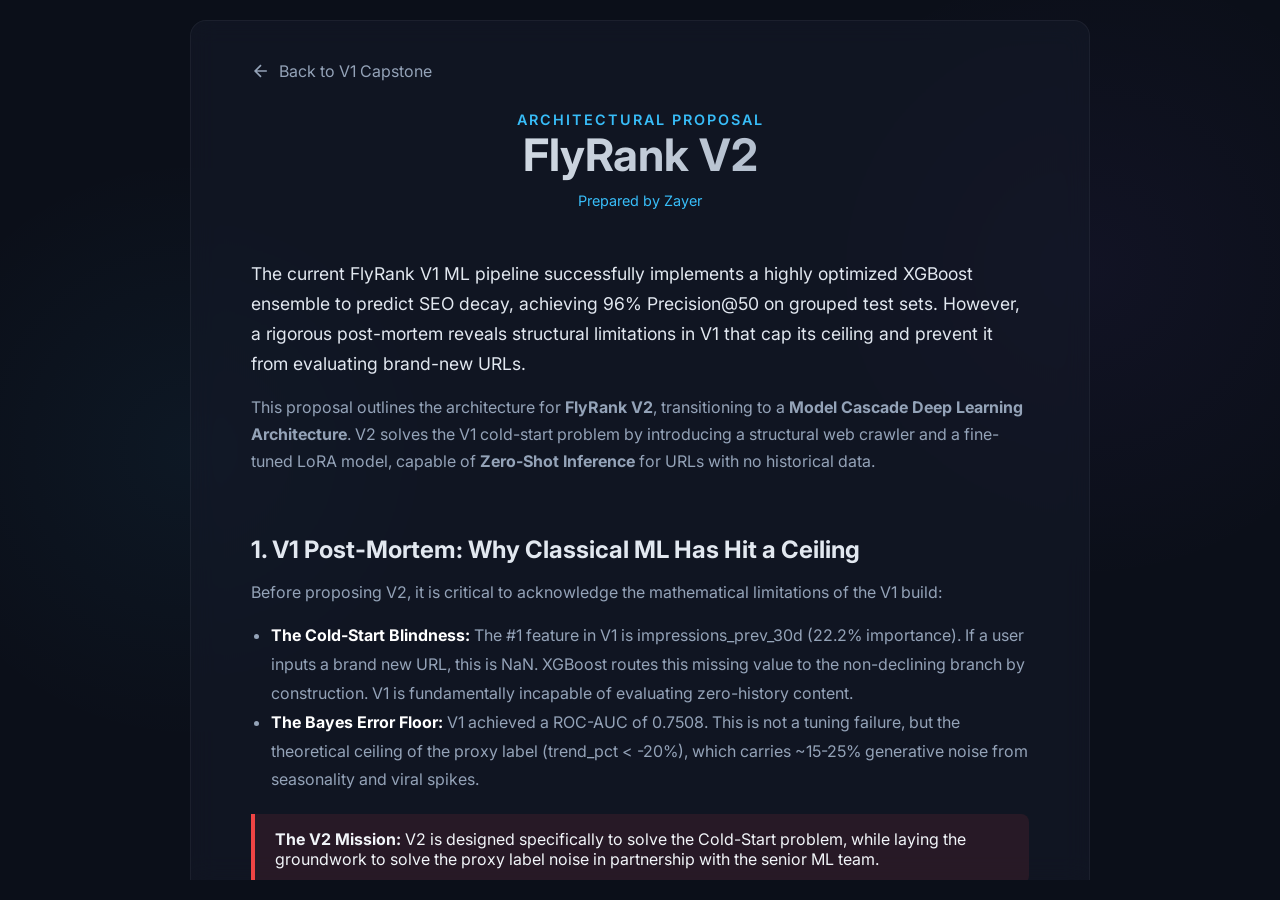
<file: docs/v2.html>
<!DOCTYPE html>
<html lang="en">
<head>
    <meta charset="UTF-8">
    <meta name="viewport" content="width=device-width, initial-scale=1.0">
    <title>FlyRank V2 Architecture Proposal | Zero-Shot Cascade</title>
    
    <link rel="icon" href="data:image/svg+xml,<svg xmlns='http://www.w3.org/2000/svg' viewBox='0 0 100 100'><text y='.9em' font-size='90'>%E2%9A%A1</text></svg>">
    <link rel="stylesheet" href="style.css">
    <link href="https://fonts.googleapis.com/css2?family=Inter:wght@300;400;600;800&display=swap" rel="stylesheet">
    
    <style>
        /* V2 Specific Overrides & Flowchart */
        /* Hide Scrollbar */
        .main-content::-webkit-scrollbar {
            display: none;
        }
        .main-content {
            -ms-overflow-style: none;  /* IE and Edge */
            scrollbar-width: none;  /* Firefox */
        }
        
        .v2-header {
            text-align: center;
            margin-bottom: 50px;
        }
        
        .v2-header h1 {
            font-size: 2.8rem;
            background: linear-gradient(90deg, #f1f5f9, #94a3b8);
            -webkit-background-clip: text;
            -webkit-text-fill-color: transparent;
            margin-bottom: 10px;
        }
        
        .v2-subtitle {
            color: var(--accent);
            font-weight: 600;
            letter-spacing: 2px;
            text-transform: uppercase;
            font-size: 0.9rem;
        }

        .section-block {
            margin-bottom: 60px;
        }

        .v2-flowchart {
            display: flex;
            flex-direction: column;
            align-items: center;
            padding: 40px 0;
            margin: 40px 0;
            background: rgba(0, 0, 0, 0.2);
            border-radius: 16px;
            border: 1px solid rgba(255,255,255,0.05);
        }

        .flow-node {
            padding: 20px 30px;
            border-radius: 12px;
            text-align: center;
            min-width: 320px;
            font-weight: 600;
            font-size: 1.1rem;
            position: relative;
            z-index: 2;
            box-shadow: 0 10px 30px rgba(0,0,0,0.3);
            transition: transform 0.3s ease;
        }
        
        .flow-node:hover {
            transform: translateY(-2px);
        }

        .node-user {
            background: rgba(255, 255, 255, 0.05);
            border: 1px solid rgba(255, 255, 255, 0.2);
            color: var(--text-main);
        }

        .node-gateway {
            background: rgba(56, 189, 248, 0.1);
            border: 1px solid rgba(56, 189, 248, 0.4);
            color: #38bdf8;
        }
        
        .node-crawler {
            background: rgba(245, 158, 11, 0.1);
            border: 1px solid rgba(245, 158, 11, 0.4);
            color: #f59e0b;
        }

        .node-brain {
            background: #334155;
            border: 1px solid rgba(255, 255, 255, 0.2);
            color: white;
            box-shadow: 0 0 20px rgba(51, 65, 85, 0.5);
        }

        .node-mouth {
            background: #10B981;
            border: 1px solid rgba(16, 185, 129, 0.4);
            color: white;
            box-shadow: 0 0 20px rgba(16, 185, 129, 0.3);
        }

        .flow-arrow {
            display: flex;
            flex-direction: column;
            align-items: center;
            justify-content: center;
            position: relative;
            height: 60px;
        }

        .flow-arrow .line {
            width: 2px;
            height: 100%;
            background: linear-gradient(to bottom, rgba(255,255,255,0.4), rgba(255,255,255,0.1));
        }

        .flow-arrow .arrowhead {
            position: absolute;
            bottom: -2px;
            width: 0; 
            height: 0; 
            border-left: 6px solid transparent;
            border-right: 6px solid transparent;
            border-top: 6px solid rgba(255,255,255,0.4);
        }

        .flow-arrow-label {
            position: absolute;
            left: 50%;
            transform: translateX(20px);
            background: var(--bg-dark);
            padding: 6px 14px;
            border-radius: 20px;
            font-size: 0.85rem;
            color: var(--text-muted);
            border: 1px solid rgba(255,255,255,0.1);
            white-space: nowrap;
            box-shadow: 0 4px 10px rgba(0,0,0,0.5);
        }

        .economics-grid {
            display: grid;
            grid-template-columns: 1fr 1fr;
            gap: 20px;
            margin-top: 20px;
        }

        .econ-card {
            text-align: center;
            padding: 40px 30px;
            background: rgba(255,255,255,0.02);
            border: 1px solid rgba(255,255,255,0.05);
            border-radius: 16px;
        }

        .econ-val {
            font-size: 3rem;
            font-weight: 800;
            color: #10B981;
            margin-bottom: 15px;
            text-shadow: 0 0 30px rgba(16, 185, 129, 0.3);
        }
        
        .econ-card p {
            color: var(--text-muted);
            font-size: 0.95rem;
            margin: 0;
        }

        .back-btn {
            display: inline-flex;
            align-items: center;
            gap: 8px;
            color: var(--text-muted);
            text-decoration: none;
            margin-bottom: 30px;
            transition: color 0.2s;
        }
        
        .back-btn:hover {
            color: var(--text-main);
        }
    </style>
</head>
<body>
    <div class="app-container" style="justify-content: center;">
        
        <main class="main-content" style="max-width: 900px; flex: none; width: 100%; overflow-y: auto; padding-bottom: 50px;">
            <div class="content-wrapper glass-panel">
                
                <a href="index.html" class="back-btn">
                    <svg width="20" height="20" viewBox="0 0 24 24" fill="none" stroke="currentColor" stroke-width="2"><path d="M19 12H5M12 19l-7-7 7-7"/></svg>
                    Back to V1 Capstone
                </a>

                <div class="v2-header">
                    <div class="v2-subtitle">Architectural Proposal</div>
                    <h1>FlyRank V2</h1>
                    <p class="author-block" style="border: none; margin: 0; padding: 0;">Prepared by Zayer</p>
                </div>

                <div class="paper-body">
                    <div class="section-block">
                        <p class="lead" style="font-size: 1.1rem; color: #e2e8f0;">The current FlyRank V1 ML pipeline successfully implements a highly optimized XGBoost ensemble to predict SEO decay, achieving 96% Precision@50 on grouped test sets. However, a rigorous post-mortem reveals structural limitations in V1 that cap its ceiling and prevent it from evaluating brand-new URLs.</p>
                        <p>This proposal outlines the architecture for <strong>FlyRank V2</strong>, transitioning to a <strong>Model Cascade Deep Learning Architecture</strong>. V2 solves the V1 cold-start problem by introducing a structural web crawler and a fine-tuned LoRA model, capable of <strong>Zero-Shot Inference</strong> for URLs with no historical data.</p>
                    </div>
                    
                    <div class="section-block">
                        <h2>1. V1 Post-Mortem: Why Classical ML Has Hit a Ceiling</h2>
                        <p>Before proposing V2, it is critical to acknowledge the mathematical limitations of the V1 build:</p>
                        <ul style="padding-left: 20px; line-height: 1.8; color: var(--text-muted);">
                            <li><strong style="color: white;">The Cold-Start Blindness:</strong> The #1 feature in V1 is <code>impressions_prev_30d</code> (22.2% importance). If a user inputs a brand new URL, this is <code>NaN</code>. XGBoost routes this missing value to the non-declining branch by construction. V1 is fundamentally incapable of evaluating zero-history content.</li>
                            <li><strong style="color: white;">The Bayes Error Floor:</strong> V1 achieved a ROC-AUC of 0.7508. This is not a tuning failure, but the theoretical ceiling of the proxy label (<code>trend_pct < -20%</code>), which carries ~15-25% generative noise from seasonality and viral spikes.</li>
                        </ul>
                        <div style="background: rgba(239, 68, 68, 0.1); border-left: 4px solid var(--urgent); padding: 15px 20px; border-radius: 0 8px 8px 0; margin-top: 20px;">
                            <strong>The V2 Mission:</strong> V2 is designed specifically to solve the Cold-Start problem, while laying the groundwork to solve the proxy label noise in partnership with the senior ML team.
                        </div>
                    </div>

                    <div class="section-block">
                        <h2>2. Proposed Architecture: The Model Cascade</h2>
                        <p>To achieve Zero-Shot prediction, V2 decouples feature extraction, heavy semantic scoring, and natural language generation into a highly efficient pipeline.</p>
                        
                        <!-- CUSTOM ARCHITECTURE DIAGRAM -->
                        <div class="v2-flowchart">
                            <div class="flow-node node-user">User Inputs Raw URL<br><span style="font-size: 0.85rem; font-weight: 400; opacity: 0.8;">(Zero History)</span></div>
                            
                            <div class="flow-arrow">
                                <div class="line"></div>
                                <div class="arrowhead"></div>
                            </div>
                            
                            <div class="flow-node node-gateway">FastAPI Gateway</div>
                            
                            <div class="flow-arrow">
                                <div class="line"></div>
                                <div class="arrowhead"></div>
                            </div>
                            
                            <div class="flow-node node-crawler">The Crawler<br><span style="font-size: 0.85rem; font-weight: 400; opacity: 0.8;">Structural Extraction</span></div>
                            
                            <div class="flow-arrow" style="height: 80px;">
                                <div class="line"></div>
                                <div class="arrowhead"></div>
                                <div class="flow-arrow-label">Extracts: Structural Metrics + Semantic Text</div>
                            </div>
                            
                            <div class="flow-node node-brain">Step 2: The "Brain"<br><span style="font-size: 0.85rem; font-weight: 400; opacity: 0.8;">Fine-Tuned LoRA (Heavy Inference)</span></div>
                            
                            <div style="margin: 15px 0; color: #94a3b8; font-size: 0.85rem; text-align: center; max-width: 300px;">
                                * For zero-history URLs, injects BOTH semantic text & structure.<br>
                                * If history exists, V1 XGBoost injects <code>predict_proba</code> + top SHAP signals here.
                            </div>
                            
                            <div class="flow-arrow">
                                <div class="line"></div>
                                <div class="arrowhead"></div>
                                <div class="flow-arrow-label">Outputs Raw JSON Score</div>
                            </div>
                            
                            <div class="flow-node node-mouth">Step 3: The "Mouth"<br><span style="font-size: 0.85rem; font-weight: 400; opacity: 0.9;">Groq LLaMA 8B Proxy (High-Speed)</span></div>
                            
                            <div class="flow-arrow">
                                <div class="line"></div>
                                <div class="arrowhead"></div>
                                <div class="flow-arrow-label">Translates JSON to Strategy</div>
                            </div>
                            
                            <div class="flow-node node-user" style="border-color: #10B981; color: white;">Final Action Playbook Generated</div>
                        </div>
                    </div>

                    <div class="section-block">
                        <h2>3. Business Impact & Unit Economics</h2>
                        
                        <div class="economics-grid">
                            <div class="econ-card glass-panel">
                                <div class="econ-val">$0.0025</div>
                                <p><strong>Cost Per Inference</strong><br>By decoupling the Brain and Mouth, GPU costs are slashed by 90% compared to a unified LLM.</p>
                            </div>
                            <div class="econ-card glass-panel">
                                <div class="econ-val" style="color: #38bdf8;">∞</div>
                                <p><strong>Frictionless Onboarding</strong><br>Users drop a raw URL into the UI. The crawler + cascade evaluates it instantly.</p>
                            </div>
                        </div>

                        <ul style="margin-top: 30px; padding-left: 20px; line-height: 1.8; color: var(--text-muted);">
                            <li><strong style="color: white;">Expanding Total Addressable Market (TAM):</strong> V2 opens the market to small firms, solo creators, and startups who lack historical CSV data.</li>
                            <li><strong style="color: white;">Product-Led Growth (Freemium):</strong> The fractional unit economics unlock the financial viability of a "Free Trial" tier, massively lowering CAC.</li>
                        </ul>
                    </div>
                    
                    <div class="section-block">
                        <h2>4. Open Technical Questions (For Senior Review)</h2>
                        <p>To move this from proposal to production, I would look to collaborate with the FlyRank ML team on two specific fronts:</p>
                        <ul style="padding-left: 20px; line-height: 1.8; color: var(--text-muted);">
                            <li><strong style="color: white;">Time-Series Ground Truth:</strong> Moving away from the 30-day proxy label to a true future-window outcome using the 79M row warehouse to break the 0.75 ROC-AUC ceiling.</li>
                            <li><strong style="color: white;">Crawler Infrastructure:</strong> Defining the specific structural features (e.g., keyword density vs. semantic distance) the crawler should pass to the LoRA Brain.</li>
                        </ul>
                    </div>

                </div>
            </div>
        </main>
    </div>
</body>
</html>
</file>
<file: docs/style.css>
:root {
    --bg-dark: #0b0f19;
    --panel-bg: rgba(20, 25, 40, 0.6);
    --border-glow: rgba(56, 189, 248, 0.3);
    --accent: #38bdf8;
    --text-main: #f1f5f9;
    --text-muted: #94a3b8;
    
    --urgent: #ef4444;
    --standard: #eab308;
    --basement: #22c55e;
}

* {
    box-sizing: border-box;
    margin: 0;
    padding: 0;
    font-family: 'Inter', sans-serif;
}

body {
    background-color: var(--bg-dark);
    color: var(--text-main);
    min-height: 100vh;
    background-image: 
        radial-gradient(circle at 15% 50%, rgba(56, 189, 248, 0.05), transparent 25%),
        radial-gradient(circle at 85% 30%, rgba(139, 92, 246, 0.05), transparent 25%);
}

.glass-panel {
    background: var(--panel-bg);
    backdrop-filter: blur(12px);
    -webkit-backdrop-filter: blur(12px);
    border: 1px solid rgba(255, 255, 255, 0.05);
    border-radius: 16px;
    box-shadow: 0 4px 30px rgba(0, 0, 0, 0.1);
}

.app-container {
    display: flex;
    height: 100vh;
    padding: 20px;
    gap: 20px;
}

/* SIDEBAR */
.sidebar {
    width: 250px;
    padding: 24px;
    display: flex;
    flex-direction: column;
    gap: 30px;
}

.sidebar h2 {
    font-size: 1.2rem;
    font-weight: 800;
    letter-spacing: 1px;
    color: var(--accent);
}

.nav-links {
    display: flex;
    flex-direction: column;
    gap: 10px;
}

.nav-btn {
    background: transparent;
    border: 1px solid transparent;
    color: var(--text-muted);
    text-align: left;
    padding: 10px 15px;
    border-radius: 8px;
    cursor: pointer;
    transition: all 0.2s;
    font-size: 0.95rem;
}

.nav-btn:hover {
    background: rgba(255, 255, 255, 0.05);
    color: var(--text-main);
}

.nav-btn.active {
    background: rgba(56, 189, 248, 0.1);
    color: var(--accent);
    border: 1px solid var(--border-glow);
}

.premium-btn {
    background: linear-gradient(90deg, rgba(56,189,248,0.1) 0%, rgba(139,92,246,0.1) 100%);
    border: 1px solid rgba(139,92,246,0.3);
    color: #e2e8f0;
}

.paper-nav h3 {
    font-size: 0.8rem;
    text-transform: uppercase;
    color: var(--text-muted);
    margin-bottom: 10px;
}

.paper-nav ul {
    list-style: none;
    display: flex;
    flex-direction: column;
    gap: 8px;
}

.paper-nav a {
    color: var(--text-muted);
    text-decoration: none;
    font-size: 0.85rem;
    transition: color 0.2s;
}

.paper-nav a:hover {
    color: var(--accent);
}

/* MAIN CONTENT */
.main-content {
    flex: 1;
    overflow: hidden;
    position: relative;
}

.view-section {
    position: absolute;
    top: 0;
    left: 0;
    width: 100%;
    height: 100%;
    opacity: 0;
    pointer-events: none;
    transition: opacity 0.3s ease;
    overflow-y: auto;
}

.view-section.active {
    opacity: 1;
    pointer-events: all;
}

/* PAPER VIEW */
.content-wrapper {
    padding: 40px 60px;
    max-width: 900px;
    margin: 0 auto;
    min-height: 100%;
}

.paper-title {
    font-size: 2.2rem;
    font-weight: 800;
    margin-bottom: 10px;
    line-height: 1.2;
}

.author-block {
    color: var(--accent);
    font-size: 0.9rem;
    margin-bottom: 40px;
    padding-bottom: 20px;
    border-bottom: 1px solid rgba(255,255,255,0.1);
}

.paper-body h2 {
    font-size: 1.5rem;
    margin: 30px 0 15px 0;
    color: #e2e8f0;
}

.paper-body p {
    color: var(--text-muted);
    line-height: 1.7;
    margin-bottom: 15px;
}

/* ENGINE VIEW */
.engine-grid {
    display: grid;
    grid-template-columns: 1fr 1.5fr;
    grid-template-rows: auto 1fr;
    gap: 20px;
    height: 100%;
}

.upload-panel {
    grid-column: 1 / 3;
    padding: 24px;
    text-align: center;
}

.drop-zone {
    margin-top: 15px;
    border: 2px dashed rgba(255,255,255,0.2);
    border-radius: 12px;
    padding: 40px;
    transition: all 0.2s;
}

.drop-zone.dragover {
    border-color: var(--accent);
    background: rgba(56, 189, 248, 0.05);
}

.action-btn {
    margin-top: 15px;
    background: var(--accent);
    color: #000;
    border: none;
    padding: 8px 20px;
    border-radius: 6px;
    font-weight: 600;
    cursor: pointer;
    transition: transform 0.1s;
}

.action-btn:active {
    transform: scale(0.98);
}

.results-panel, .chat-panel {
    padding: 24px;
    display: flex;
    flex-direction: column;
    overflow: hidden;
}

.table-container {
    margin-top: 15px;
    overflow-y: auto;
    flex: 1;
}

table {
    width: 100%;
    border-collapse: collapse;
    font-size: 0.9rem;
}

th, td {
    padding: 12px;
    text-align: left;
    border-bottom: 1px solid rgba(255,255,255,0.05);
}

th {
    color: var(--text-muted);
    font-weight: 600;
    position: sticky;
    top: 0;
    background: var(--bg-dark);
}

/* Status Colors */
.status-urgent { color: var(--urgent); font-weight: 600; }
.status-standard { color: var(--standard); font-weight: 600; }
.status-basement { color: var(--basement); font-weight: 600; }

/* CHAT PANEL */
.chat-history {
    flex: 1;
    overflow-y: auto;
    margin: 15px 0;
    display: flex;
    flex-direction: column;
    gap: 10px;
    padding-right: 10px;
}

.chat-msg {
    padding: 10px 14px;
    border-radius: 8px;
    font-size: 0.9rem;
    line-height: 1.4;
    max-width: 85%;
}

.chat-msg.system { background: rgba(255,255,255,0.05); color: var(--text-muted); }
.chat-msg.user { background: rgba(56, 189, 248, 0.15); align-self: flex-end; border: 1px solid var(--border-glow);}
.chat-msg.bot { background: rgba(139, 92, 246, 0.15); align-self: flex-start; border: 1px solid rgba(139,92,246,0.3);}

.chat-input-area {
    display: flex;
    gap: 10px;
}

.chat-input-area input {
    flex: 1;
    background: rgba(0,0,0,0.3);
    border: 1px solid rgba(255,255,255,0.1);
    border-radius: 6px;
    padding: 10px;
    color: white;
    outline: none;
}

.chat-input-area input:focus {
    border-color: var(--accent);
}

/* RESPONSIVE DESIGN */
@media (max-width: 768px) {
    .app-container {
        flex-direction: column;
    }
    
    .sidebar {
        width: 100%;
        padding: 15px;
        gap: 15px;
        border-bottom: 1px solid rgba(255,255,255,0.05);
    }
    
    .nav-links {
        flex-direction: row;
        overflow-x: auto;
        white-space: nowrap;
        padding-bottom: 5px;
    }
    
    .nav-btn {
        flex: 1;
        text-align: center;
    }
    
    .paper-nav {
        display: none; /* Hide paper outline on mobile to save space */
    }
    
    .engine-grid {
        grid-template-columns: 1fr;
        grid-template-rows: auto auto auto;
    }
    
    .upload-panel {
        grid-column: 1;
    }
    
    .results-panel, .chat-panel {
        min-height: 400px; /* Ensure content is visible when stacked */
    }
}

/* ════════════════════════════════════════
   FLYRANK GRADUATE BADGE FOOTER
   Week 9 — Plant Your Flag
════════════════════════════════════════ */
.flyrank-footer {
    width: 100%;
    padding: 20px 24px;
    display: flex;
    justify-content: center;
    align-items: center;
    border-top: 1px solid rgba(56, 189, 248, 0.12);
    background: rgba(11, 15, 25, 0.85);
    margin-top: 24px;
}

.flyrank-badge-link {
    display: inline-flex;
    align-items: center;
    gap: 8px;
    padding: 8px 16px;
    border: 1px solid rgba(56, 189, 248, 0.3);
    border-radius: 999px;
    background: rgba(56, 189, 248, 0.06);
    color: var(--text-muted);
    text-decoration: none;
    font-size: 0.78rem;
    font-weight: 500;
    letter-spacing: 0.03em;
    transition: background 0.2s ease, border-color 0.2s ease, color 0.2s ease, transform 0.15s ease;
}

.flyrank-badge-link:hover {
    background: rgba(56, 189, 248, 0.14);
    border-color: rgba(56, 189, 248, 0.6);
    color: var(--text-main);
    transform: translateY(-1px);
}

.flyrank-badge-icon {
    display: block;
    flex-shrink: 0;
    /* tint to mint/cyan to match --accent */
    filter: brightness(0) invert(1) sepia(1) hue-rotate(170deg) saturate(3);
    opacity: 0.75;
}

.flyrank-badge-arrow {
    opacity: 0.5;
    flex-shrink: 0;
}
</file>
